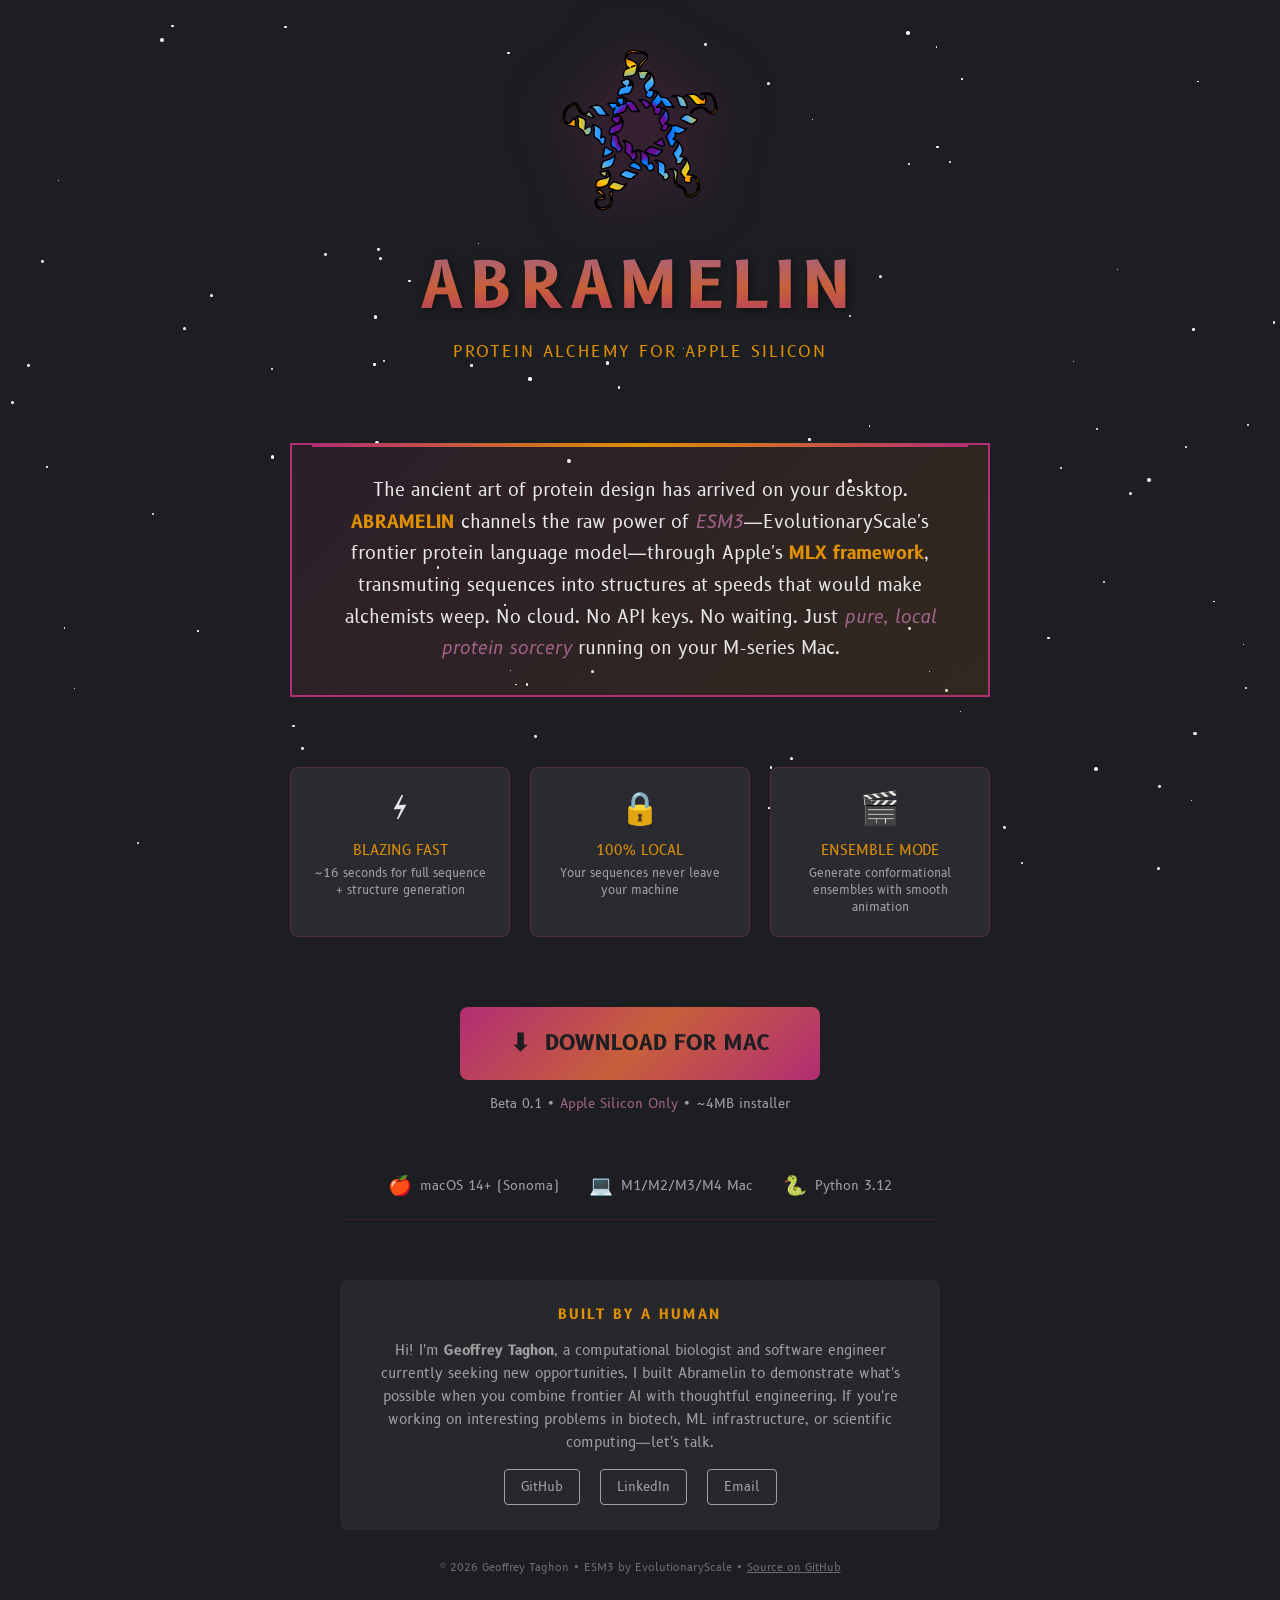
<file: splash.html>
<!DOCTYPE html>
<html lang="en">
<head>
    <meta charset="UTF-8">
    <meta name="viewport" content="width=device-width, initial-scale=1.0">
    <title>ABRAMELIN - Protein Alchemy for Apple Silicon</title>
    <meta name="description" content="Design proteins with the power of ESM3, optimized for Apple Silicon. Free, local, blazing fast.">
    <link rel="icon" href="esm/web/static/pics/abramelin1.svg" type="image/svg+xml">
    <link rel="preconnect" href="https://fonts.googleapis.com">
    <link rel="preconnect" href="https://fonts.gstatic.com" crossorigin>
    <link href="https://fonts.googleapis.com/css2?family=B612:ital,wght@0,400;0,700;1,400;1,700&display=swap" rel="stylesheet">
    <style>
        :root {
            --bg-primary: #1d1e22;
            --bg-secondary: #2a2b30;
            --accent-purple: #b12e74;
            --accent-purple-light: #A36289;
            --accent-infra: #df8f02;
            --accent-infra-light: #C85F3B;
            --text-primary: #e8e8e8;
            --text-secondary: #a0a0a0;
        }

        * {
            margin: 0;
            padding: 0;
            box-sizing: border-box;
        }

        body {
            background: var(--bg-primary);
            color: var(--text-primary);
            font-family: 'B612', monospace;
            min-height: 100vh;
            overflow-x: hidden;
        }

        /* Animated starfield background */
        .starfield {
            position: fixed;
            top: 0;
            left: 0;
            width: 100%;
            height: 100%;
            pointer-events: none;
            z-index: 0;
        }

        .star {
            position: absolute;
            background: white;
            border-radius: 50%;
            animation: twinkle 3s ease-in-out infinite;
        }

        @keyframes twinkle {
            0%, 100% { opacity: 0.3; }
            50% { opacity: 1; }
        }

        /* Main container */
        .container {
            position: relative;
            z-index: 1;
            max-width: 900px;
            margin: 0 auto;
            padding: 40px 20px;
            min-height: 100vh;
            display: flex;
            flex-direction: column;
            align-items: center;
        }

        /* Logo section */
        .logo-section {
            text-align: center;
            margin-bottom: 40px;
        }

        .logo {
            width: 180px;
            height: 180px;
            margin-bottom: 20px;
            filter: drop-shadow(0 0 30px rgba(177, 46, 116, 0.5));
            animation: spin 60s infinite;
        }

        /* Define the animation */
        @keyframes spin {
        from {
            transform: rotate(0deg);
        }
        to {
            transform: rotate(360deg);
        }
        }

        .title {
            font-size: 4rem;
            font-weight: 700;
            letter-spacing: 8px;
            background: linear-gradient(180deg, var(--accent-purple-light), var(--accent-infra-light), var(--accent-purple));
            -webkit-background-clip: text;
            -webkit-text-fill-color: transparent;
            background-clip: text;
            text-shadow: none;
            filter: drop-shadow(2px 2px 4px rgba(0, 0, 0, 0.5));
            margin-bottom: 10px;
        }

        .subtitle {
            font-size: 1rem;
            color: var(--accent-infra);
            letter-spacing: 2px;
        }

        /* Stinger section - 90s game magazine style */
        .stinger {
            background: linear-gradient(135deg, rgba(177, 46, 116, 0.1), rgba(223, 143, 2, 0.1));
            border: 2px solid var(--accent-purple);
            border-radius: 0;
            padding: 30px 40px;
            margin: 40px 0;
            position: relative;
            max-width: 700px;
        }

        .stinger::before {
            content: '';
            position: absolute;
            top: -2px;
            left: 20px;
            right: 20px;
            height: 4px;
            background: linear-gradient(90deg, var(--accent-purple), var(--accent-infra), var(--accent-purple));
        }

        .stinger-text {
            font-size: 1.1rem;
            line-height: 1.8;
            color: var(--text-primary);
            text-align: center;
        }

        .stinger-text .highlight {
            color: var(--accent-infra);
            font-weight: 600;
        }

        .stinger-text .emphasis {
            color: var(--accent-purple-light);
            font-style: italic;
        }

        /* Features grid */
        .features {
            display: grid;
            grid-template-columns: repeat(3, 1fr);
            gap: 20px;
            margin: 30px 0;
            width: 100%;
            max-width: 700px;
        }

        .feature {
            text-align: center;
            padding: 20px;
            background: var(--bg-secondary);
            border-radius: 8px;
            border: 1px solid rgba(177, 46, 116, 0.3);
        }

        .feature-icon {
            font-size: 2rem;
            margin-bottom: 10px;
        }

        .feature-title {
            font-size: 0.9rem;
            color: var(--accent-infra);
            margin-bottom: 5px;
        }

        .feature-desc {
            font-size: 0.75rem;
            color: var(--text-secondary);
        }

        /* Download button */
        .download-section {
            margin: 40px 0;
            text-align: center;
        }

        .download-btn {
            display: inline-flex;
            align-items: center;
            gap: 15px;
            padding: 20px 50px;
            font-family: inherit;
            font-size: 1.3rem;
            font-weight: 600;
            color: var(--bg-primary);
            background: linear-gradient(135deg, var(--accent-purple), var(--accent-infra-light), var(--accent-purple));
            border: none;
            border-radius: 8px;
            cursor: pointer;
            text-decoration: none;
            transition: all 0.3s ease;
            position: relative;
            overflow: hidden;
        }

        .download-btn::before {
            content: '';
            position: absolute;
            top: 0;
            left: -100%;
            width: 100%;
            height: 100%;
            background: linear-gradient(90deg, transparent, rgba(255,255,255,0.2), transparent);
            transition: left 0.5s ease;
        }

        .download-btn:hover::before {
            left: 100%;
        }

        .download-btn:hover {
            transform: translateY(-3px);
            box-shadow: 0 10px 40px rgba(177, 46, 116, 0.4);
        }

        .download-btn .icon {
            font-size: 1.5rem;
        }

        .version-info {
            margin-top: 15px;
            font-size: 0.8rem;
            color: var(--text-secondary);
        }

        .version-info span {
            color: var(--accent-purple-light);
        }

        /* Requirements */
        .requirements {
            display: flex;
            justify-content: center;
            gap: 30px;
            margin: 20px 0;
            flex-wrap: wrap;
        }

        .req {
            display: flex;
            align-items: center;
            gap: 8px;
            font-size: 0.8rem;
            color: var(--text-secondary);
        }

        .req-icon {
            font-size: 1.2rem;
        }

        /* Footer / About section */
        .footer {
            margin-top: auto;
            padding-top: 60px;
            text-align: center;
            border-top: 1px solid rgba(177, 46, 116, 0.2);
            width: 100%;
            max-width: 600px;
        }

        .about-creator {
            background: rgba(42, 43, 48, 0.8);
            border-radius: 8px;
            padding: 25px 30px;
            margin-bottom: 30px;
        }

        .about-title {
            font-size: 0.9rem;
            color: var(--accent-infra);
            margin-bottom: 15px;
            letter-spacing: 2px;
        }

        .about-text {
            font-size: 0.85rem;
            line-height: 1.7;
            color: var(--text-secondary);
        }

        .about-text a {
            color: var(--accent-purple-light);
            text-decoration: none;
            border-bottom: 1px dotted var(--accent-purple-light);
        }

        .about-text a:hover {
            color: var(--accent-infra);
            border-color: var(--accent-infra);
        }

        .contact-links {
            display: flex;
            justify-content: center;
            gap: 20px;
            margin-top: 15px;
        }

        .contact-link {
            color: var(--text-secondary);
            text-decoration: none;
            font-size: 0.8rem;
            padding: 8px 16px;
            border: 1px solid var(--text-secondary);
            border-radius: 4px;
            transition: all 0.2s ease;
        }

        .contact-link:hover {
            color: var(--accent-purple);
            border-color: var(--accent-purple);
        }

        .copyright {
            font-size: 0.7rem;
            color: var(--text-secondary);
            opacity: 0.6;
        }

        /* Responsive */
        @media (max-width: 700px) {
            .title {
                font-size: 2.5rem;
                letter-spacing: 4px;
            }

            .features {
                grid-template-columns: 1fr;
            }

            .stinger {
                padding: 20px;
            }

            .download-btn {
                padding: 15px 30px;
                font-size: 1.1rem;
            }
        }
    </style>
</head>
<body>
    <!-- Animated starfield -->
    <div class="starfield" id="starfield"></div>

    <div class="container">
        <!-- Logo Section -->
        <section class="logo-section">
            <img src="esm/web/static/pics/abramelin1.svg" alt="Abramelin Logo" class="logo">
            <h1 class="title">ABRAMELIN</h1>
            <p class="subtitle">PROTEIN ALCHEMY FOR APPLE SILICON</p>
        </section>

        <!-- Stinger - 90s game magazine style -->
        <section class="stinger">
            <p class="stinger-text">
                The ancient art of protein design has arrived on your desktop.
                <span class="highlight">ABRAMELIN</span> channels the raw power of
                <span class="emphasis">ESM3</span>&mdash;EvolutionaryScale's frontier protein language model&mdash;through
                Apple's <span class="highlight">MLX framework</span>, transmuting sequences into structures
                at speeds that would make alchemists weep. No cloud. No API keys. No waiting.
                Just <span class="emphasis">pure, local protein sorcery</span> running on your M-series Mac.
            </p>
        </section>

        <!-- Features -->
        <section class="features">
            <div class="feature">
                <div class="feature-icon">&#x26A1;</div>
                <div class="feature-title">BLAZING FAST</div>
                <div class="feature-desc">~16 seconds for full sequence + structure generation</div>
            </div>
            <div class="feature">
                <div class="feature-icon">&#x1F512;</div>
                <div class="feature-title">100% LOCAL</div>
                <div class="feature-desc">Your sequences never leave your machine</div>
            </div>
            <div class="feature">
                <div class="feature-icon">&#x1F3AC;</div>
                <div class="feature-title">ENSEMBLE MODE</div>
                <div class="feature-desc">Generate conformational ensembles with smooth animation</div>
            </div>
        </section>

        <!-- Download Button -->
        <section class="download-section">
            <a href="#" class="download-btn" id="download-link">
                <span class="icon">&#x2B07;</span>
                <span>DOWNLOAD FOR MAC</span>
            </a>
            <p class="version-info">
                Beta 0.1 &bull; <span>Apple Silicon Only</span> &bull; ~4MB installer
            </p>
        </section>

        <!-- Requirements -->
        <div class="requirements">
            <div class="req">
                <span class="req-icon">&#x1F34E;</span>
                <span>macOS 14+ (Sonoma)</span>
            </div>
            <div class="req">
                <span class="req-icon">&#x1F4BB;</span>
                <span>M1/M2/M3/M4 Mac</span>
            </div>
            <div class="req">
                <span class="req-icon">&#x1F40D;</span>
                <span>Python 3.12</span>
            </div>
        </div>

        <!-- Footer / About -->
        <footer class="footer">
            <div class="about-creator">
                <h3 class="about-title">BUILT BY A HUMAN</h3>
                <p class="about-text">
                    Hi! I'm <strong>Geoffrey Taghon</strong>, a computational biologist and software engineer
                    currently seeking new opportunities. I built Abramelin to demonstrate what's possible
                    when you combine frontier AI with thoughtful engineering. If you're working on
                    interesting problems in biotech, ML infrastructure, or scientific computing&mdash;let's talk.
                </p>
                <div class="contact-links">
                    <a href="https://github.com/gtaghon" class="contact-link">GitHub</a>
                    <a href="https://linkedin.com/in/gtaghon" class="contact-link">LinkedIn</a>
                    <a href="mailto:gtaghon@icloud.com" class="contact-link">Email</a>
                </div>
            </div>
            <p class="copyright">
                &copy; 2026 Geoffrey Taghon &bull; ESM3 by EvolutionaryScale &bull;
                <a href="https://github.com/latent-spacecraft/abramelin" style="color: inherit;">Source on GitHub</a>
            </p>
        </footer>
    </div>

    <script>
        // Generate starfield
        const starfield = document.getElementById('starfield');
        for (let i = 0; i < 100; i++) {
            const star = document.createElement('div');
            star.className = 'star';
            star.style.left = Math.random() * 100 + '%';
            star.style.top = Math.random() * 100 + '%';
            star.style.width = star.style.height = (Math.random() * 3 + 1) + 'px';
            star.style.animationDelay = Math.random() * 3 + 's';
            star.style.animationDuration = (Math.random() * 2 + 2) + 's';
            starfield.appendChild(star);
        }
    </script>
</body>
</html>
</file>
